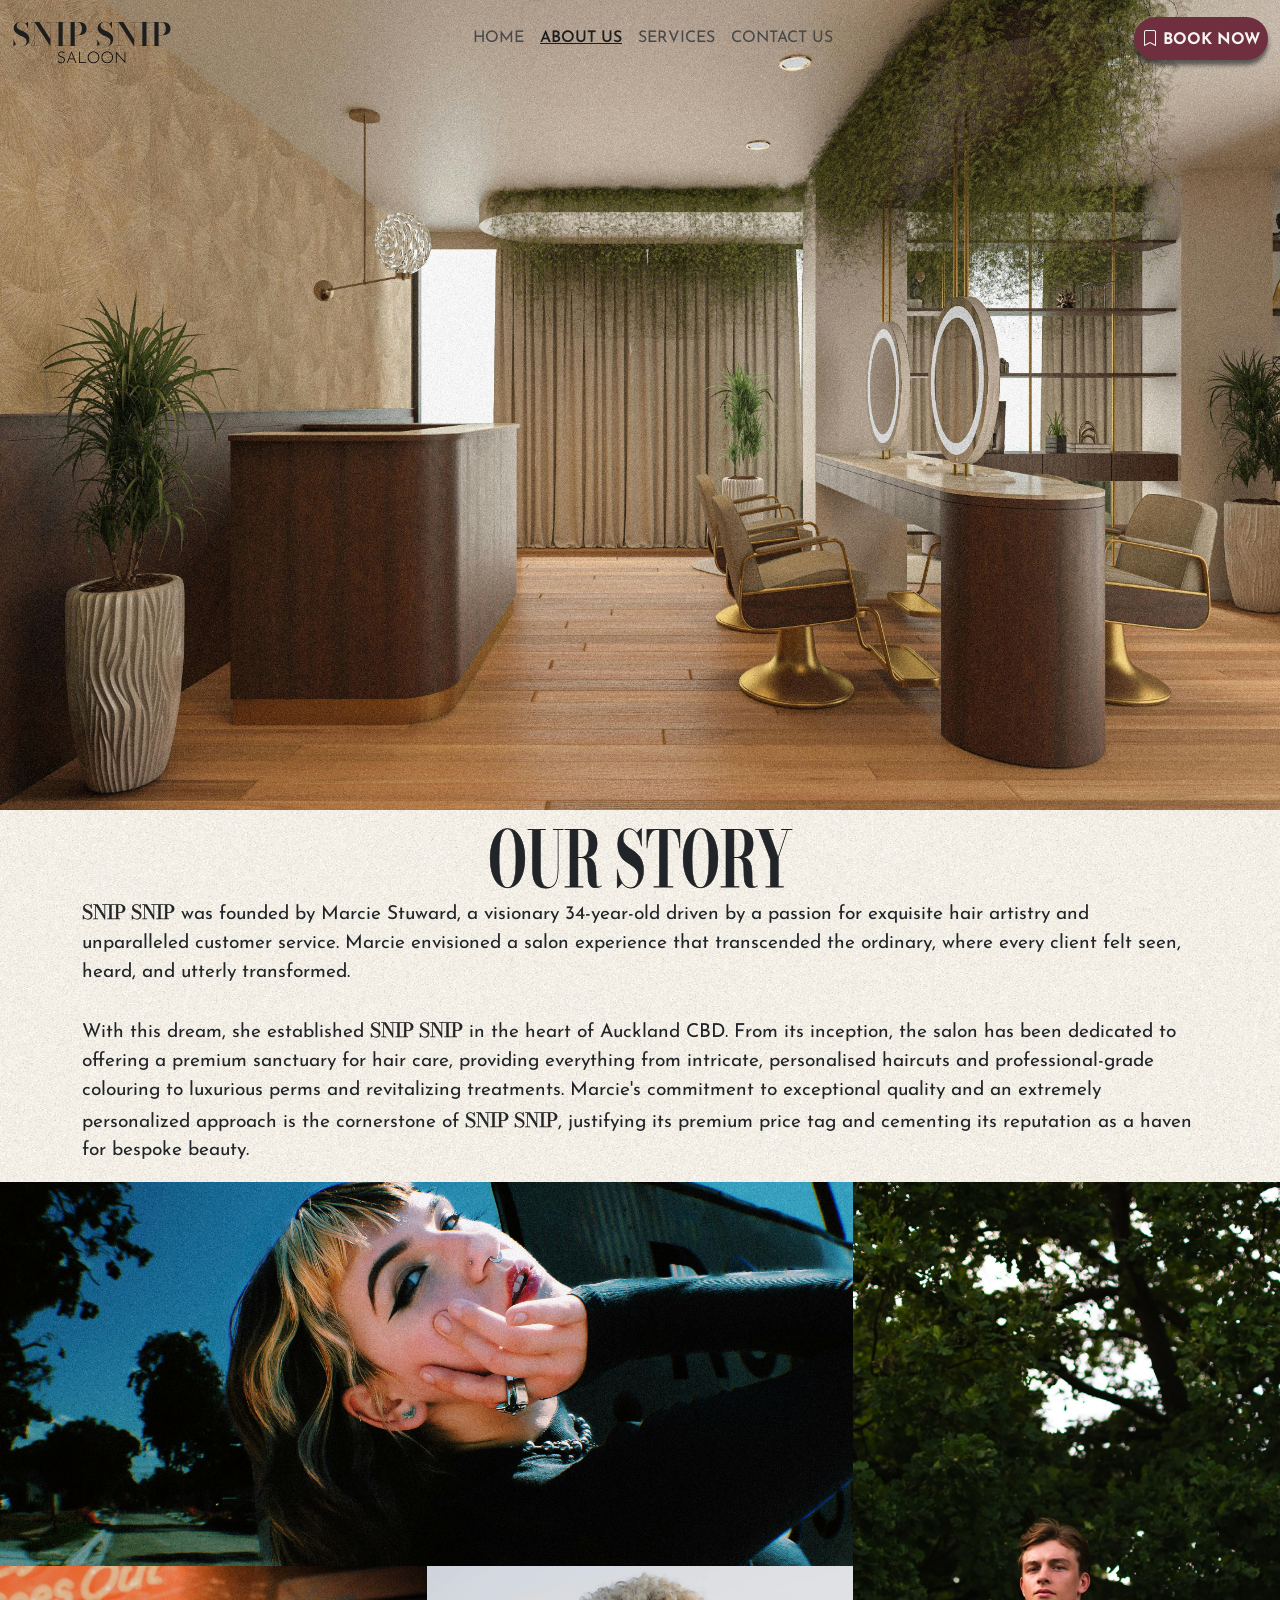
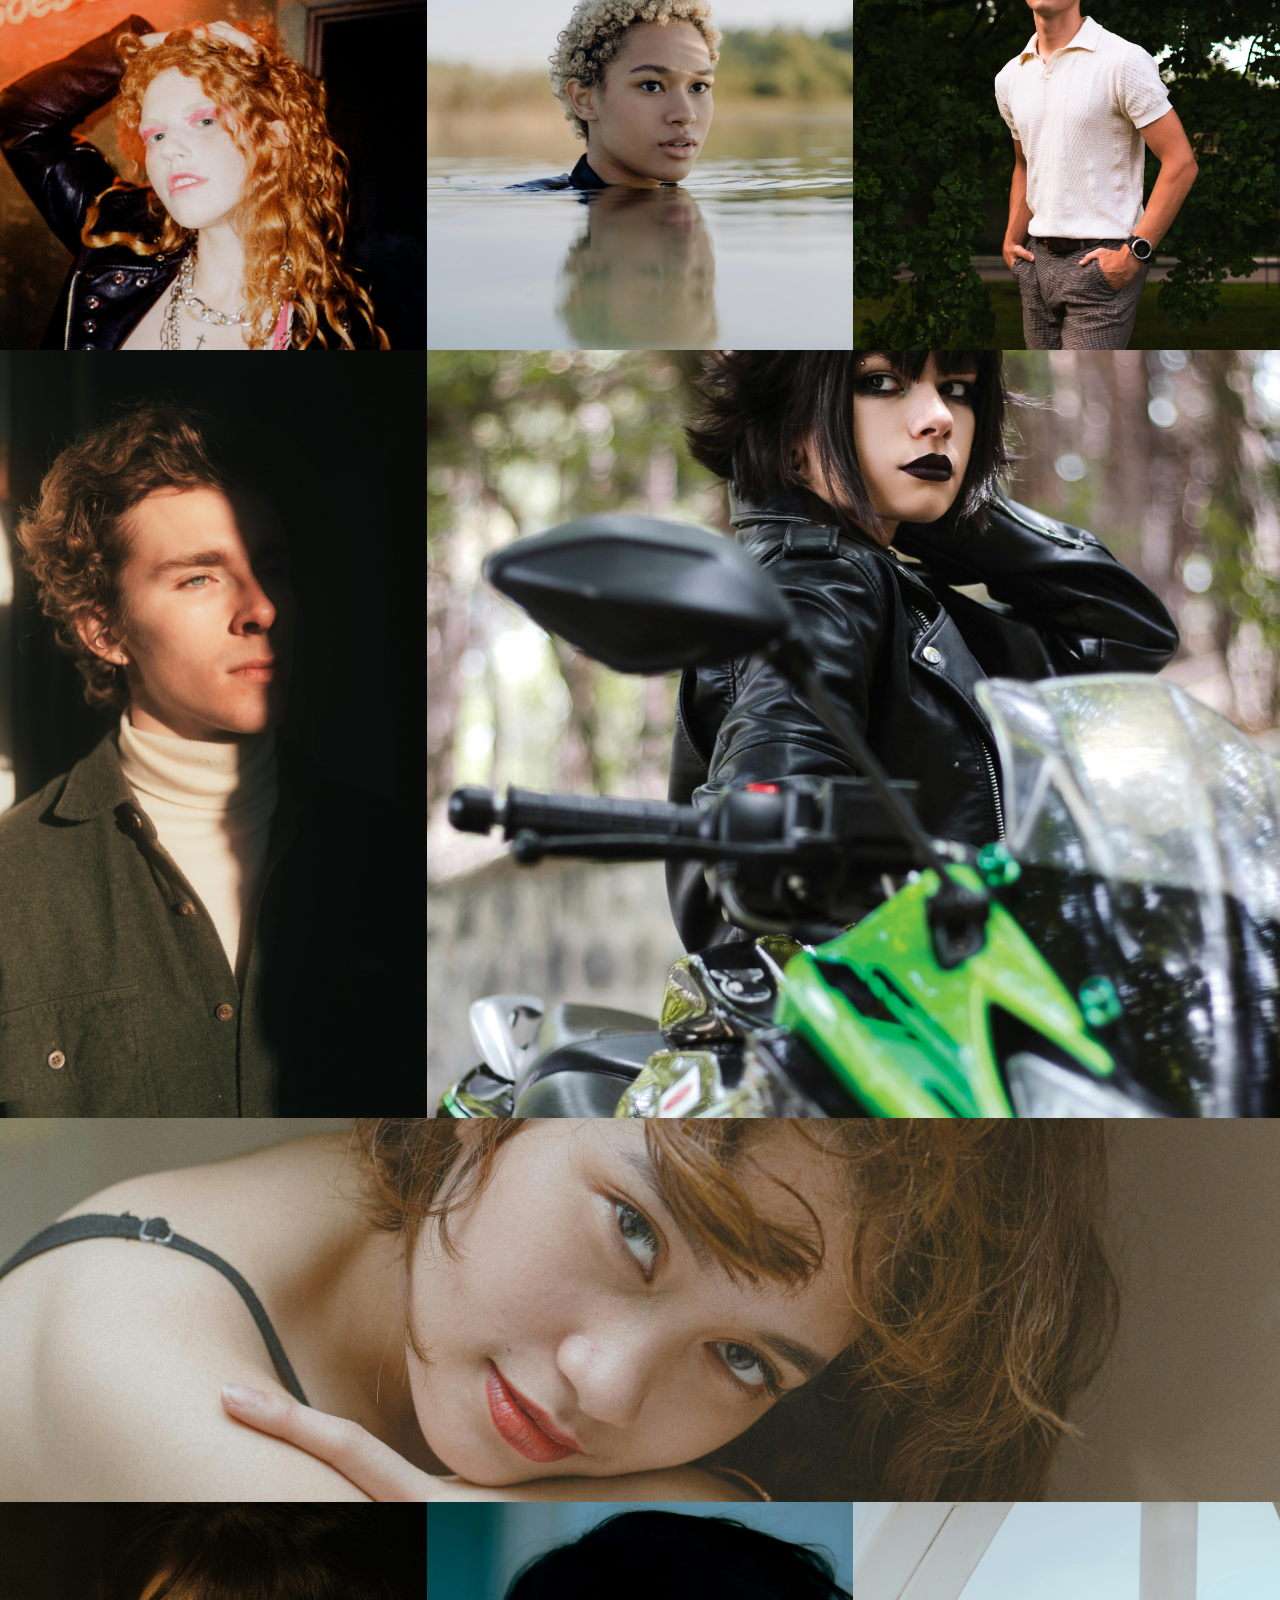
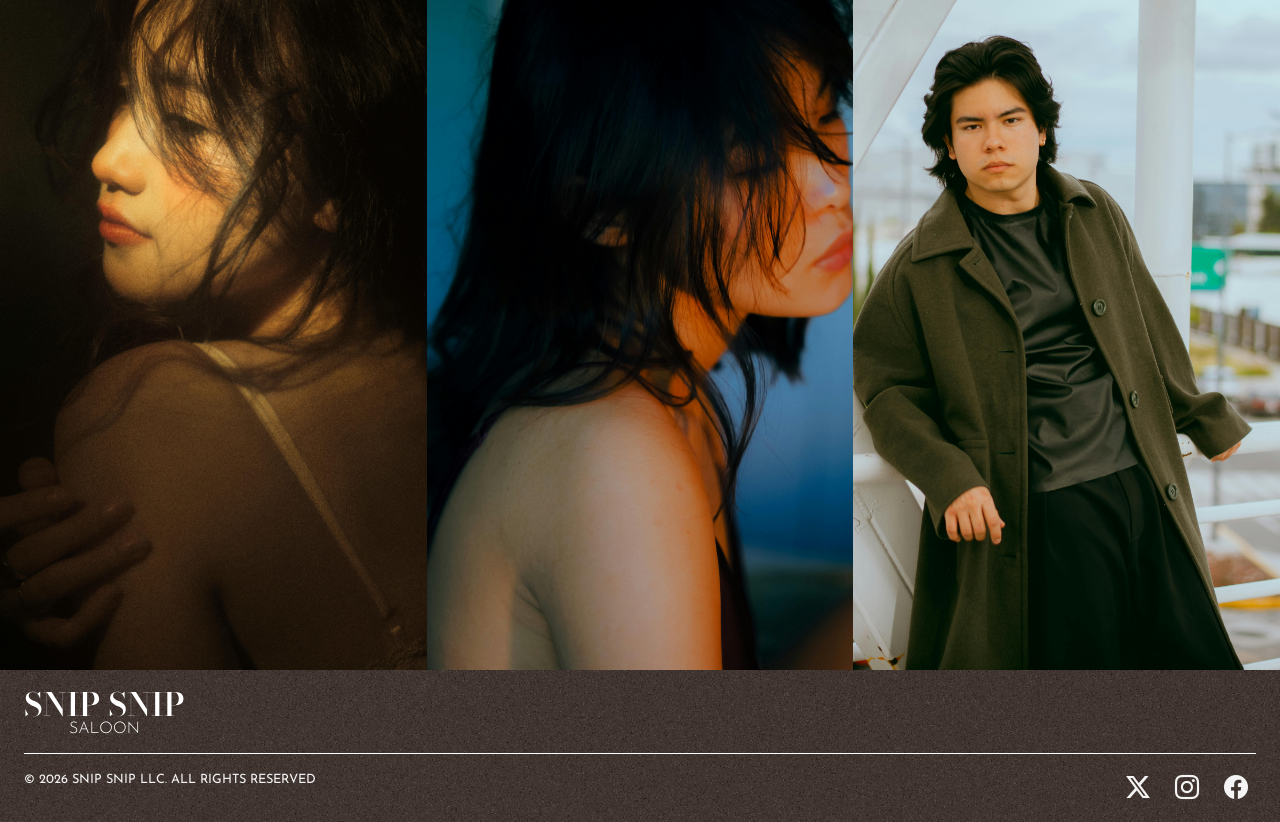
<file: aboutUs.html>
<!-- Justin D. Grumal 240005134 -->
<!DOCTYPE html>
<html lang="en">
<head>
    <meta charset="UTF-8">
    <meta name="viewport" content="width=device-width, initial-scale=1.0">
    <title>Snip Snip - About Us</title>
    <link rel="icon" type="FavIcon" href="./CSS/Images/FavIcon.svg">
    <!-- Bootstrap  CDN -->
    <link href="https://cdn.jsdelivr.net/npm/bootstrap@5.3.8/dist/css/bootstrap.min.css" rel="stylesheet" integrity="sha384-sRIl4kxILFvY47J16cr9ZwB07vP4J8+LH7qKQnuqkuIAvNWLzeN8tE5YBujZqJLB" crossorigin="anonymous">
    <script src="https://cdn.jsdelivr.net/npm/bootstrap@5.3.8/dist/js/bootstrap.bundle.min.js" integrity="sha384-FKyoEForCGlyvwx9Hj09JcYn3nv7wiPVlz7YYwJrWVcXK/BmnVDxM+D2scQbITxI" crossorigin="anonymous"></script>
    <link rel="stylesheet" href="https://cdn.jsdelivr.net/npm/bootstrap-icons@1.13.1/font/bootstrap-icons.min.css">
    <!-- JQuery CDN -->
    <script src="https://ajax.googleapis.com/ajax/libs/jquery/3.7.1/jquery.min.js"></script>
    <!-- Google Font -->
    <link rel="stylesheet" href='https://fonts.googleapis.com/css?family=Josefin Sans'>
    <link href="https://fonts.googleapis.com/css2?family=Bodoni+Moda:ital,opsz,wght@0,6..96,400..900;1,6..96,400..900&family=Libre+Barcode+128&family=Mozilla+Headline:wght@200..700&display=swap" rel="stylesheet">
    <!-- Stylesheet -->
    <link rel="stylesheet" href="./CSS/universalStylesheet.css">
    <link rel="stylesheet" href="./CSS/aboutUsStylesheet.css">
    <!-- JavaScript -->
    <script src="./JavaScript/setNav.js"></script>
    <script src="./JavaScript/hideNav.js"></script>
</head>
<body>
    <!-- Navbar -->
    <nav class="navbar navbar-expand-lg sticky-top autohide" id="navigationBar"></nav>
    <!-- Content -->
    <div class="container-fluid">
        <!-- Banner -->
        <div class="row" id="banner">
            <div class="col-12 center">
            </div>
        </div>
        <br>
        <!-- Our Story -->
        <div class="container">
            <div class="row" id="storyContainer">
                <div class="col-md-12 centerCol">
                    <h2 class="text-uppercase thicker stretch">Our Story</h2>
                    <p><span class="text-uppercase thicker" style="font-family: var(--fontFmHeading);">Snip Snip</span> was founded by Marcie Stuward, a visionary 34-year-old driven by a passion for exquisite hair artistry and unparalleled customer service. Marcie envisioned a salon experience that transcended the ordinary, where every client felt seen, heard, and utterly transformed.<br><br>With this dream, she established <span class="text-uppercase thicker" style="font-family: var(--fontFmHeading);">Snip Snip</span> in the heart of Auckland CBD. From its inception, the salon has been dedicated to offering a premium sanctuary for hair care, providing everything from intricate, personalised haircuts and professional-grade colouring to luxurious perms and revitalizing treatments. Marcie's commitment to exceptional quality and an extremely personalized approach is the cornerstone of <span class="text-uppercase thicker" style="font-family: var(--fontFmHeading);">Snip Snip</span>, justifying its premium price tag and cementing its reputation as a haven for bespoke beauty.</p>
                </div>
            </div> 
        </div> 
        <!-- Portfolio -->
        <div class="row">
            <div class="col-8">
                <div class="row">
                    <div class="p-0 col-md-12 animationFade">
                        <div class="portfolioContainer2">
                            <img src="./CSS/Images/pexels-the-earthy-jay-380084919-30727520.jpg" loading="eager">
                            <div class="dresserContainer">
                                <h3 class="text-uppercase thicker stretch">Hairdresser: Marcie Stuward</h3>
                            </div>
                        </div>
                    </div>
                </div>
                <div class="row">
                    <div class="p-0 col-6 animationFade">
                        <div class="portfolioContainer3">
                            <img src="./CSS/Images/pexels-cottonbro-10675701.jpg" loading="eager">
                            <div class="dresserContainer">
                                <h3 class="text-uppercase thicker stretch">Hairdresser: Amy Fu</h3>
                            </div>
                        </div>
                    </div>
                    <div class="p-0 col-6 animationFade">
                        <div class="portfolioContainer3">
                            <img src="./CSS/Images/pexels-cottonbro-10678506.jpg" loading="eager">
                            <div class="dresserContainer">
                                <h3 class="text-uppercase thicker stretch">Hairdresser: Sadie Nguyen</h3>
                            </div>
                        </div>
                    </div>
                </div>
            </div>
            <div class="p-0 col-4 animationFade">
                <div class="portfolioContainer">
                    <img src="./CSS/Images/pexels-casnafu-31203738.jpg" loading="lazy">
                    <div class="dresserContainer">
                        <h3 class="text-uppercase thicker stretch">Hairdresser: Chris Andrew</h3>
                    </div>
                </div>
            </div>
        </div>
        <div class="row">
            <div class="p-0 col-4 animationFade">
                <div class="portfolioContainer">
                    <img src="./CSS/Images/pexels-aman-malik-295717703-15669898.jpg" loading="lazy">
                    <div class="dresserContainer">
                        <h3 class="text-uppercase thicker stretch">Hairdresser: Amy Fu</h3>
                    </div>
                </div>
            </div>
            <div class="p-0 col-8 animationFade">
                <div class="portfolioContainer">
                    <img src="./CSS/Images/pexels-najowee-17753918.jpg" loading="lazy">
                    <div class="dresserContainer">
                        <h3 class="text-uppercase thicker stretch">Hairdresser: Marcie Stuward</h3>
                    </div>
                </div>
            </div>
        </div>
        <div class="row">
            <div class="col-12 p-0 animationFade">
                <div class="portfolioContainer2">
                    <img src="./CSS/Images/pexels-jay-r-alvarez-2501979-4284529.jpg" loading="lazy">
                    <div class="dresserContainer">
                        <h3 class="text-uppercase thicker stretch">Hairdresser: Chris Andrew</h3>
                    </div>
                </div>
            </div>
        </div>
        <div class="row">
            <div class="col-4 p-0">
                <div class="portfolioContainer animationFade">
                    <img src="./CSS/Images/pexels-hoang-b-u-2062876836-30253431.jpg" loading="lazy">
                    <div class="dresserContainer">
                        <h3 class="text-uppercase thicker stretch">Hairdresser: Sadie Nguyen</h3>
                    </div>
                </div>
            </div>
            <div class="col-4 p-0">
                <div class="portfolioContainer animationFade">
                    <img src="./CSS/Images/pexels-ruby-ruby-20919055-12378080.jpg" loading="lazy">
                    <div class="dresserContainer">
                        <h3 class="text-uppercase thicker stretch">Hairdresser: Sadie Nguyen</h3>
                    </div>
                </div>
            </div>
            <div class="col-4 p-0">
                <div class="portfolioContainer animationFade">
                    <img src="./CSS/Images/pexels-cesar-o-neill-26650613-34082630.jpg" loading="lazy">
                    <div class="dresserContainer">
                        <h3 class="text-uppercase thicker stretch">Hairdresser: Marcie Stuward</h3>
                    </div>
                </div>
            </div>
        </div>
        <!-- Footer -->
        <div class="row">
            <footer id="footer"></footer>
        </div>
    </div>
</body>
</html>
</file>
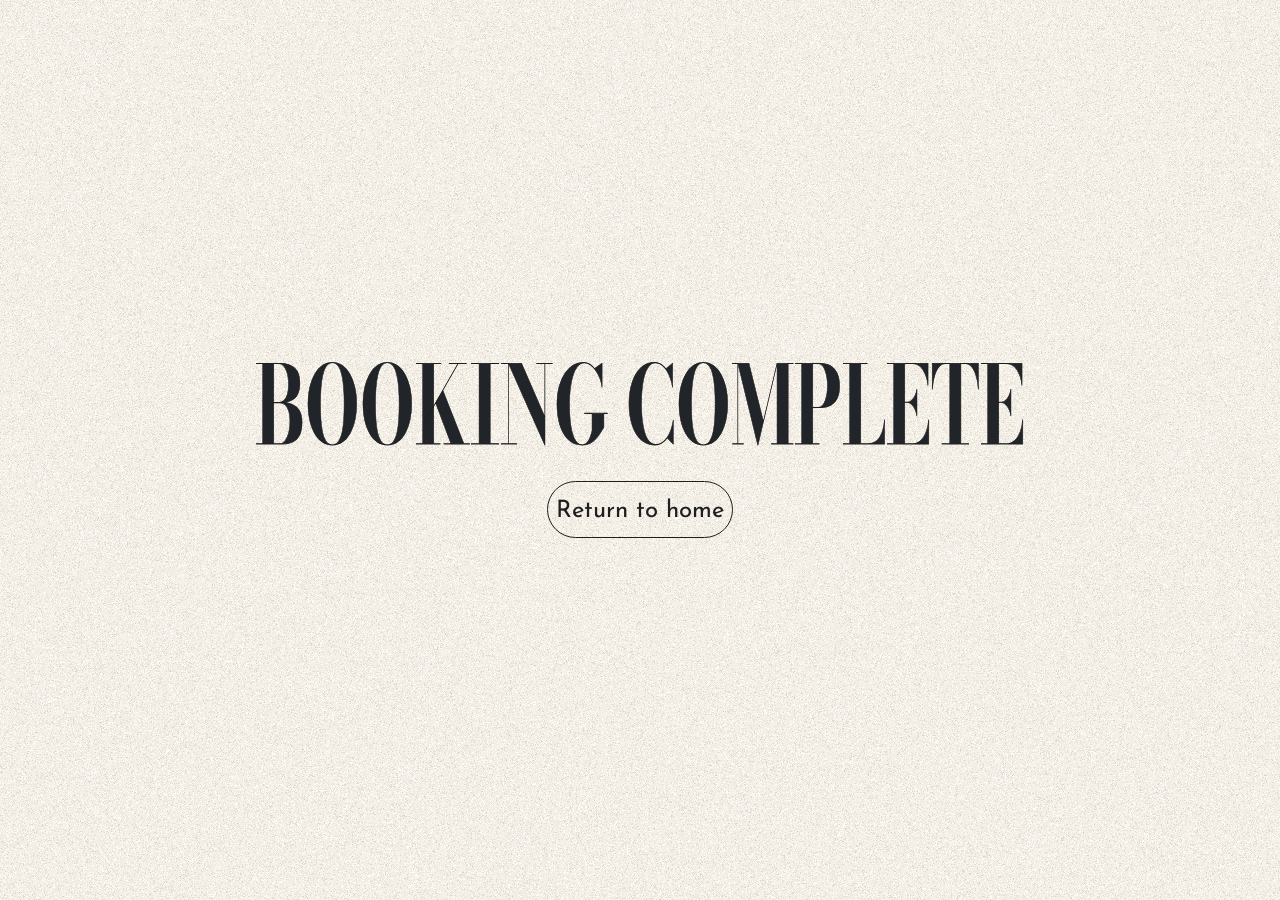
<file: bookingComplete.html>
<!-- Justin D. Grumal 240005134 -->
<!DOCTYPE html>
<html lang="en">
<head>
    <meta charset="UTF-8">
    <meta name="viewport" content="width=device-width, initial-scale=1.0">
    <title>Snip Snip - Booking Complete</title>
    <link rel="icon" type="FavIcon" href="./CSS/Images/FavIcon.svg">
    <!-- Bootstrap  CDN -->
    <link rel="stylesheet" href="https://cdn.jsdelivr.net/npm/bootstrap@5.3.8/dist/css/bootstrap.min.css" integrity="sha384-sRIl4kxILFvY47J16cr9ZwB07vP4J8+LH7qKQnuqkuIAvNWLzeN8tE5YBujZqJLB" crossorigin="anonymous">
    <script src="https://cdn.jsdelivr.net/npm/bootstrap@5.3.8/dist/js/bootstrap.bundle.min.js" integrity="sha384-FKyoEForCGlyvwx9Hj09JcYn3nv7wiPVlz7YYwJrWVcXK/BmnVDxM+D2scQbITxI" crossorigin="anonymous"></script>
    <link rel="stylesheet" href="https://cdn.jsdelivr.net/npm/bootstrap-icons@1.13.1/font/bootstrap-icons.min.css">
    <!-- JQuery CDN -->
    <script src="https://ajax.googleapis.com/ajax/libs/jquery/3.7.1/jquery.min.js"></script>
    <!-- Google Font -->
    <link rel="stylesheet" href='https://fonts.googleapis.com/css?family=Josefin Sans'>
    <link href="https://fonts.googleapis.com/css2?family=Bodoni+Moda:ital,opsz,wght@0,6..96,400..900;1,6..96,400..900&family=Libre+Barcode+128&family=Mozilla+Headline:wght@200..700&display=swap" rel="stylesheet">
    <!-- Stylesheets -->
    <link rel="stylesheet" href="./CSS/universalStylesheet.css">
    <link rel="stylesheet" href="./CSS/bookingCompleteStylesheet.css">
    <!-- JavaScript -->
    <script src="./JavaScript/booking.js"></script>
    <script src="./JavaScript/formValidation.js"></script>
</head>
<body>
    <div class="container-fluid">
        <div class="row animationZoom">
            <div class="col-12 vh-100 centerCol">
                <h1 class="text-uppercase thicker stretch">Booking Complete</h1>
                <br>
                <a href="./index.html"><button class="buttonAlt">Return to home</button></a>
            </div>
        </div>
    </div>
</body>
</html>
</file>
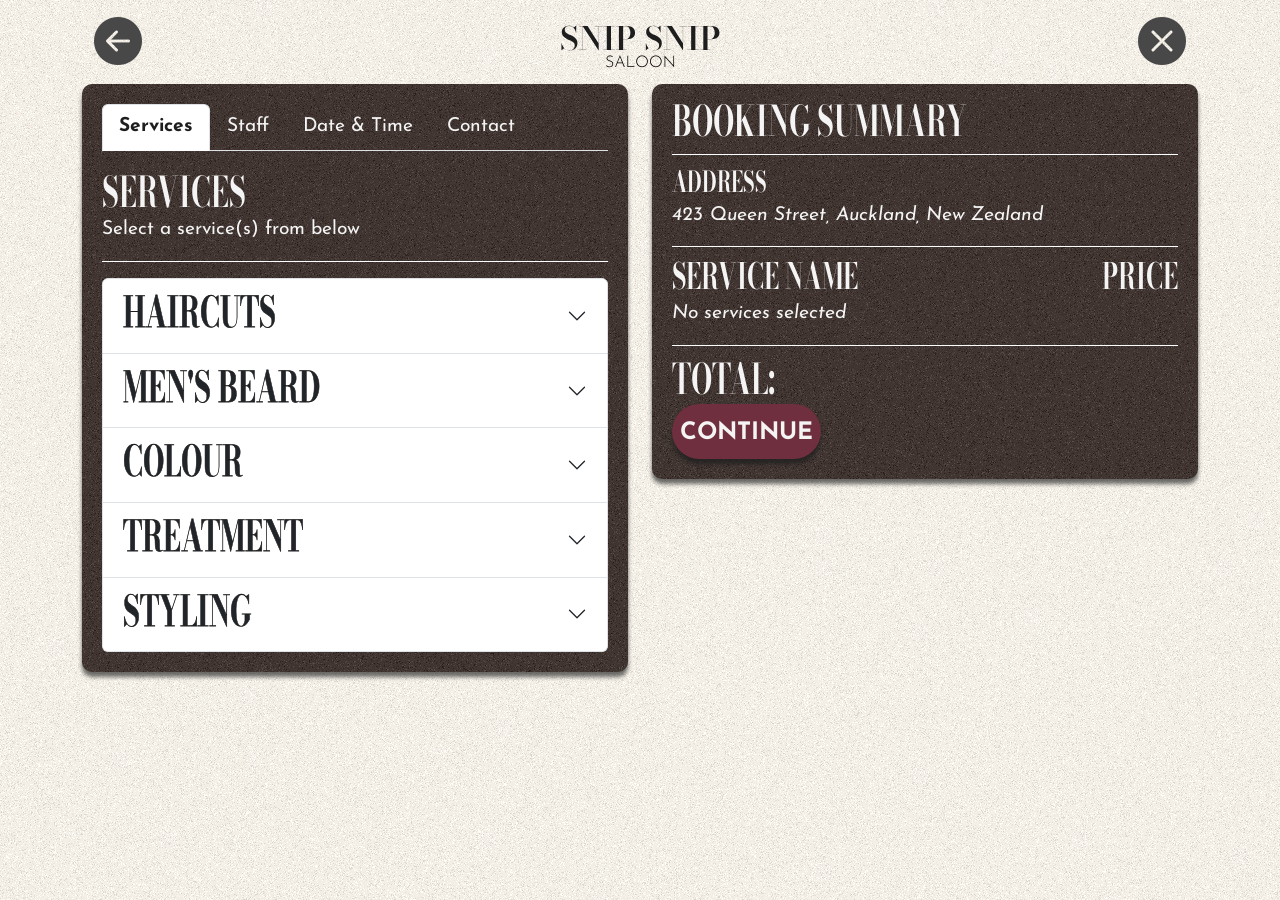
<file: bookNow.html>
<!-- Justin D. Grumal 240005134 -->
<!DOCTYPE html>
<html lang="en">
<head>
    <meta charset="UTF-8">
    <meta name="viewport" content="width=device-width, initial-scale=1.0">
    <title>Snip Snip - Booking</title>
    <link rel="icon" type="FavIcon" href="./CSS/Images/FavIcon.svg">
    <!-- Bootstrap  CDN -->
    <link rel="stylesheet" href="https://cdn.jsdelivr.net/npm/bootstrap@5.3.8/dist/css/bootstrap.min.css" integrity="sha384-sRIl4kxILFvY47J16cr9ZwB07vP4J8+LH7qKQnuqkuIAvNWLzeN8tE5YBujZqJLB" crossorigin="anonymous">
    <script src="https://cdn.jsdelivr.net/npm/bootstrap@5.3.8/dist/js/bootstrap.bundle.min.js" integrity="sha384-FKyoEForCGlyvwx9Hj09JcYn3nv7wiPVlz7YYwJrWVcXK/BmnVDxM+D2scQbITxI" crossorigin="anonymous"></script>
    <link rel="stylesheet" href="https://cdn.jsdelivr.net/npm/bootstrap-icons@1.13.1/font/bootstrap-icons.min.css">
    <!-- JQuery CDN -->
    <script src="https://ajax.googleapis.com/ajax/libs/jquery/3.7.1/jquery.min.js"></script>
    <!-- Google Font -->
    <link rel="stylesheet" href='https://fonts.googleapis.com/css?family=Josefin Sans'>
    <link href="https://fonts.googleapis.com/css2?family=Bodoni+Moda:ital,opsz,wght@0,6..96,400..900;1,6..96,400..900&family=Libre+Barcode+128&family=Mozilla+Headline:wght@200..700&display=swap" rel="stylesheet">
    <!-- Stylesheets -->
    <link rel="stylesheet" href="./CSS/universalStylesheet.css">
    <link rel="stylesheet" href="./CSS/bookingStylesheet.css">
    <!-- JavaScript -->
    <script src="./JavaScript/booking.js"></script>
    <script src="./JavaScript/formValidation.js"></script>
</head>
<body>
    <div class="container">
        <form class="needs-validation" novalidate action="./bookingComplete.html">
            <!-- Navigation Buttons -->
            <div class="row">
                <div class="col-12 d-flex justify-content-between">
                    <button class="btn" id="backBtn"><i class="bi bi-arrow-left-circle-fill"></i></button>
                    <a href="./index.html" class="center"><img src="./CSS/Images/Logo.svg"></a>
                    <button class="btn" id="exitBtn"><i class="bi bi-x-circle-fill"></i></button>
               </div>
            </div>
            <div class="row gy-3">
                <div class="col-lg-6">
                    <div class="formContainer">
                        <!-- Tabs -->
                        <nav>   
                            <div class="nav nav-tabs" id="navTabs">
                                <button class="nav-link active" id="navTabServices" data-bs-toggle="tab" data-bs-target="#navServices">Services</button>
                                <button class="nav-link disabled" id="navTabStaff" data-bs-toggle="tab" data-bs-target="#navStaff">Staff</button>
                                <button class="nav-link disabled" id="navTabDateTime" data-bs-toggle="tab" data-bs-target="#navDateTime">Date & Time</button>
                                <button class="nav-link disabled" id="navTabContact"  data-bs-toggle="tab" data-bs-target="#navContact">Contact</button>
                            </div>
                        </nav>
                        <div class="tab-content">
                            <!-- Services -->
                            <div class="tab-pane active" id="navServices">
                                <div class="row">
                                    <div class="col-12">
                                        <br>
                                        <h3 class="text-uppercase thickerWhite stretch">Services</h3>
                                        <p>Select a service(s) from below</p>
                                        <hr>
                                        <div class="accordion" id="services">
                                            <!-- Haircuts -->
                                            <div class="accordion-item">
                                                <div class="accordion-header">
                                                    <button class="accordion-button collapsed" type="button" data-bs-toggle="collapse" data-bs-target="#haircutCollapse">
                                                        <h3 class="text-uppercase thicker stretch">Haircuts</h3>
                                                    </button>
                                                </div>
                                                <div id="haircutCollapse" class="accordion-collapse collapse" data-bs-parent="services">
                                                    <div class="accordion-body">
                                                        <div class="card">
                                                            <div class="card-body">
                                                                <h4 class="card-title text-uppercase thicker stretch">Fringe Trim</h4>
                                                                <p class="card-text priceText">NZD 30| 15 mins</p>
                                                                <input type="checkbox" class="btn-check haircut" id="fringeTrimBtn">
                                                                <div class="d-flex justify-content-end">
                                                                    <label class="btn cardBtn haircutBtn" for="fringeTrimBtn">+</label>
                                                                </div>
                                                            </div>
                                                        </div>
                                                        <div class="card">
                                                            <div class="card-body">
                                                                <h4 class="card-title text-uppercase thicker stretch">Buzz cut</h4>
                                                                <p class="card-text priceText">NZD 40 | 30 mins</p>
                                                                <input type="checkbox" class="btn-check haircut" id="buzzCutBtn">
                                                                <div class="d-flex justify-content-end">
                                                                    <label class="btn cardBtn haircutBtn" for="buzzCutBtn">+</label>
                                                                </div>
                                                            </div>
                                                        </div>
                                                        <div class="card">
                                                            <div class="card-body">
                                                                <h4 class="card-title text-uppercase thicker stretch">Standard Haircut</h4>
                                                                <p class="card-text priceText">NZD 50 | 30 mins</p>
                                                                <input type="checkbox" class="btn-check haircut" id="standardCutBtn">
                                                                <div class="d-flex justify-content-end">
                                                                    <label class="btn cardBtn haircutBtn" for="standardCutBtn">+</label>
                                                                </div>
                                                            </div>
                                                        </div>
                                                        <div class="card">
                                                            <div class="card-body">
                                                                <h4 class="card-title text-uppercase thicker stretch">Fade</h4>
                                                                <p class="card-text priceText">NZD 70 | 60 mins</p>
                                                                <input type="checkbox" class="btn-check haircut" id="fadeCutBtn">
                                                                <div class="d-flex justify-content-end">
                                                                    <label class="btn cardBtn haircutBtn" for="fadeCutBtn">+</label>
                                                                </div>
                                                            </div>
                                                        </div>
                                                        <div class="card">
                                                            <div class="card-body">
                                                                <h4 class="card-title text-uppercase thicker stretch">Scissor Cut</h4>
                                                                <p class="card-text priceText">NZD 80 | 60 mins</p>
                                                                <input type="checkbox" class="btn-check haircut" id="scissorCutBtn">
                                                                <div class="d-flex justify-content-end">
                                                                    <label class="btn cardBtn haircutBtn" for="scissorCutBtn">+</label>
                                                                </div>
                                                            </div>
                                                        </div>
                                                    </div>
                                                </div>
                                            </div>
                                            <!-- Men's Beard -->
                                            <div class="accordion-item">
                                                <div class="accordion-header">
                                                    <button class="accordion-button collapsed" type="button" data-bs-toggle="collapse" data-bs-target="#beardCollapse">
                                                        <h3 class="text-uppercase thicker stretch">Men's Beard</h3>
                                                    </button>
                                                </div>
                                                <div id="beardCollapse" class="accordion-collapse collapse" data-bs-parent="services">
                                                    <div class="accordion-body">
                                                        <div class="card">
                                                            <div class="card-body">
                                                                <h4 class="card-title text-uppercase thicker stretch">Beard Trim</h4>
                                                                <p class="card-text priceText">NZD 30 | 30 mins</p>
                                                                <input type="checkbox" class="btn-check" id="trimBeardBtn">
                                                                <div class="d-flex justify-content-end">
                                                                    <label class="btn cardBtn" for="trimBeardBtn">+</label>
                                                                </div>
                                                            </div>
                                                        </div>
                                                        <div class="card">
                                                            <div class="card-body">
                                                                <h4 class="card-title text-uppercase thicker stretch">Full Shave</h4>
                                                                <p class="card-text priceText">NZD 50 | 60 mins</p>
                                                                <input type="checkbox" class="btn-check" id="fullBeardBtn">
                                                                <div class="d-flex justify-content-end">
                                                                    <label class="btn cardBtn" for="fullBeardBtn">+</label>
                                                                </div>
                                                            </div>
                                                        </div>
                                                    </div>
                                                </div>
                                            </div>
                                            <!-- Colour -->
                                            <div class="accordion-item">
                                                <div class="accordion-header">
                                                    <button class="accordion-button collapsed" type="button" data-bs-toggle="collapse" data-bs-target="#colourCollapse">
                                                        <h3 class="text-uppercase thicker stretch">Colour</h3>
                                                    </button>
                                                </div>
                                                <div id="colourCollapse" class="accordion-collapse collapse" data-bs-parent="services">
                                                    <div class="accordion-body">
                                                        <div class="card">
                                                            <div class="card-body">
                                                                <h4 class="card-title text-uppercase thicker stretch">Toner</h4>
                                                                <p class="card-text priceText">NZD 100 | 30 mins</p>
                                                                <input type="checkbox" class="btn-check" id="tonerBtn">
                                                                <div class="d-flex justify-content-end">
                                                                    <label class="btn cardBtn colourBtn" for="tonerBtn">+</label>
                                                                </div>
                                                            </div>
                                                        </div>
                                                        <div class="card">
                                                            <div class="card-body">
                                                                <h4 class="card-title text-uppercase thicker stretch">Global</h4>
                                                                <p class="card-text priceText">NZD 200 | 60 mins</p>
                                                                <input type="checkbox" class="btn-check" id="globalBtn">
                                                                <div class="d-flex justify-content-end">
                                                                    <label class="btn cardBtn colourBtn" for="globalBtn">+</label>
                                                                </div>
                                                            </div>
                                                        </div>
                                                        <div class="card">
                                                            <div class="card-body">
                                                                <h4 class="card-title text-uppercase thicker stretch">Bleach</h4>
                                                                <p class="card-text priceText">NZD 250 | 120 mins</p>
                                                                <input type="checkbox" class="btn-check" id="bleachBtn">
                                                                <div class="d-flex justify-content-end">
                                                                    <label class="btn cardBtn colourBtn" for="bleachBtn">+</label>
                                                                </div>
                                                            </div>
                                                        </div>
                                                        <div class="card">
                                                            <div class="card-body">
                                                                <h4 class="card-title text-uppercase thicker stretch">Foils</h4>
                                                                <p class="card-text priceText">NZD 300 | 180 mins</p>
                                                                <input type="checkbox" class="btn-check" id="foilsBtn">
                                                                <div class="d-flex justify-content-end">
                                                                    <label class="btn cardBtn colourBtn" for="foilsBtn">+</label>
                                                                </div>
                                                            </div>
                                                        </div>
                                                        <div class="card">
                                                            <div class="card-body">
                                                                <h4 class="card-title text-uppercase thicker stretch">Balayage</h4>
                                                                <p class="card-text priceText">NZD 400 | 240 mins</p>
                                                                <input type="checkbox" class="btn-check" id="balayageBtn">
                                                                <div class="d-flex justify-content-end">
                                                                    <label class="btn cardBtn colourBtn" for="balayageBtn">+</label>
                                                                </div>
                                                            </div>
                                                        </div>
                                                    </div>
                                                </div>
                                            </div>
                                            <!-- Treatment -->
                                            <div class="accordion-item">
                                                <div class="accordion-header">
                                                    <button class="accordion-button collapsed" type="button" data-bs-toggle="collapse" data-bs-target="#treatmentCollapse">
                                                        <h3 class="text-uppercase thicker stretch">Treatment</h3>
                                                    </button>
                                                </div>
                                                <div id="treatmentCollapse" class="accordion-collapse collapse" data-bs-parent="services">
                                                    <div class="accordion-body">
                                                        <div class="card">
                                                            <div class="card-body">
                                                                <h4 class="card-title text-uppercase thicker stretch">Cold Perm</h4>
                                                                <p class="card-text priceText">NZD 250 | 180   mins</p>
                                                                <input type="checkbox" class="btn-check" id="coldPermBtn">
                                                                <div class="d-flex justify-content-end">
                                                                    <label class="btn cardBtn treatmentBtn" for="coldPermBtn">+</label>
                                                                </div>
                                                            </div>
                                                        </div>
                                                        <div class="card">
                                                            <div class="card-body">
                                                                <h4 class="card-title text-uppercase thicker stretch">Digital Perm</h4>
                                                                <p class="card-text priceText">NZD 300 | 240 mins</p>
                                                                <input type="checkbox" class="btn-check" id="digitalPermBtn">
                                                                <div class="d-flex justify-content-end">
                                                                    <label class="btn cardBtn treatmentBtn" for="digitalPermBtn">+</label>
                                                                </div>
                                                            </div>
                                                        </div>
                                                        <div class="card">
                                                            <div class="card-body">
                                                                <h4 class="card-title text-uppercase thicker stretch">Keratin Treatment</h4>
                                                                <p class="card-text priceText">NZD 500 | 240 mins</p>
                                                                <input type="checkbox" class="btn-check" id="keratinBtn">
                                                                <div class="d-flex justify-content-end">
                                                                    <label class="btn cardBtn treatmentBtn" for="keratinBtn">+</label>
                                                                </div>
                                                            </div>
                                                        </div>
                                                    </div>
                                                </div>
                                            </div>
                                            <!-- Styling -->
                                            <div class="accordion-item">
                                                <div class="accordion-header">
                                                    <button class="accordion-button collapsed" type="button" data-bs-toggle="collapse" data-bs-target="#stylingCollapse">
                                                        <h3 class="text-uppercase thicker stretch">Styling</h3>
                                                    </button>
                                                </div>
                                                <div id="stylingCollapse" class="accordion-collapse collapse" data-bs-parent="services">
                                                    <div class="accordion-body">
                                                        <div class="card">
                                                            <div class="card-body">
                                                                <h4 class="card-title text-uppercase thicker stretch">Blow Dry (Incl. Shampoo)</h4>
                                                                <p class="card-text priceText">NZD 50 | 20 mins</p>
                                                                <input type="checkbox" class="btn-check" id="blowDryBtn">
                                                                <div class="d-flex justify-content-end">
                                                                    <label class="btn cardBtn" for="blowDryBtn">+</label>
                                                                </div>
                                                            </div>
                                                        </div>
                                                    </div>
                                                </div>
                                            </div>
                                        </div>
                                    </div>
                                </div>
                            </div>
                            <!-- Staff -->
                            <div class="tab-pane" id="navStaff">
                                <div class="row">
                                    <div class="col-12">
                                        <br>
                                        <h3 class="text-uppercase stretch thickerWhite">Staff</h3>
                                        <p>Select your preferred staff from below</p>
                                        <hr>
                                        <!-- No Preference -->
                                        <div class="card">
                                            <div class="card-body">
                                                <div class="row">
                                                    <div class="col-8">
                                                        <h4 class="card-title text-uppercase thicker stretch">No Preference</h4>
                                                        <p class="card-text priceText">Maximum Availability</p>
                                                    </div>
                                                    <div class="col-4">
                                                        <input type="checkbox" value="None" class="btn-check staff" id="noStaffBtn">
                                                        <div class="d-flex justify-content-end h-100 align-items-center"> 
                                                            <label class="btn cardBtn staffBtn" for="noStaffBtn">+</label>
                                                        </div>
                                                    </div>
                                                </div>
                                            </div>
                                        </div>
                                        <!-- Marcie Stuward -->
                                        <div class="card">
                                            <div class="card-body">
                                                <div class="row">
                                                    <div class="col-3">
                                                        <img src="./CSS/Images/marcieHairdresser.png" class="img-fluid rounded-circle profileCard">
                                                    </div>
                                                    <div class="col-9">
                                                        <h5 class="card-title text-uppercase thicker stretch">Marcie Stuward</h5>
                                                        <p class="card-text priceText m-0">Senior hairdresser</p>
                                                        <p class="card-text priceText m-0 text-decoration-underline"><a role="button" data-bs-toggle="modal" data-bs-target="#marcie">Info</a></p>
                                                        <input type="checkbox" value="Marcie Stuward" class="btn-check staff" id="marcieStaffBtn">
                                                        <div class="d-flex justify-content-end">
                                                            <label class="btn cardBtn staffBtn" for="marcieStaffBtn">+</label>
                                                        </div>
                                                    </div>
                                                </div>
                                            </div>
                                        </div>
                                        <!-- Sadie Nguyen-->
                                        <div class="card">
                                            <div class="card-body">
                                                <div class="row">
                                                    <div class="col-3">
                                                        <img src="./CSS/Images/sadieHairdresser.png" class="img-fluid rounded-circle profileCard">
                                                    </div>
                                                    <div class="col-9">
                                                        <h5 class="card-title text-uppercase thicker stretch">Sadie Nguyen</h5>
                                                        <p class="card-text priceText m-0">Junior hairdresser</p>
                                                        <p class="card-text priceText m-0 text-decoration-underline"><a role="button" data-bs-toggle="modal" data-bs-target="#sadie">Info</a></p>
                                                        <input type="checkbox" value="Sadie Nguyen" class="btn-check staff" id="sadieStaffBtn">
                                                        <div class="d-flex justify-content-end">
                                                            <label class="btn cardBtn staffBtn" for="sadieStaffBtn">+</label>
                                                        </div>
                                                    </div>
                                                </div>
                                            </div>
                                        </div>
                                    </div>
                                </div>
                            </div>
                            <!-- Date & Time -->
                            <div class="tab-pane" id="navDateTime">
                                <div class="row">
                                    <div class="col-12">
                                        <br>
                                        <h3 class="text-uppercase thickerWhite stretch">Date & Time</h3>
                                        <p>Select a date & time for your appointment</p>
                                        <hr>
                                        <!-- Date -->
                                        <label for="datePicker" class="form-label">Select a date</label>
                                        <input type="date" onkeydown="return false;" class="form-control" id="datePicker" required>
                                        <!-- Time -->
                                        <br>
                                        <p class="collapse" id="timePlaceHolder">Select a time</p>
                                        <input type="checkbox" value="9:00" class="btn-check time" id="nine">
                                        <label class="btn timeBtn collapse" for="nine">09:00</label>
                                        <br>
                                        <input type="checkbox" value="10:00" class="btn-check time" id="ten">
                                        <label class="btn timeBtn collapse" for="ten">10:00</label>
                                        <br>
                                        <input type="checkbox" value="11:00" class="btn-check time" id="eleven">
                                        <label class="btn timeBtn collapse" for="eleven">11:00</label>
                                        <br>
                                        <input type="checkbox" value="12:00" class="btn-check time" id="twelve">
                                        <label class="btn timeBtn collapse" for="twelve">12:00</label>
                                        <br>
                                        <input type="checkbox" value="13:00" class="btn-check time" id="thirteen">
                                        <label class="btn timeBtn collapse" for="thirteen">13:00</label>
                                    </div>
                                </div>
                            </div>
                            <!-- Contact -->
                            <div class="tab-pane" id="navContact">
                                <div class="row">
                                    <div class="col-12">
                                        <br>
                                        <h4 class="text-uppercase stretch thickerWhite">Contact details</h4>
                                        <p>Please fill up your contact details below</p>
                                        <hr>
                                    </div>
                                </div>
                                <!-- Name -->
                                <div class="row">
                                    <!-- First Name -->
                                    <div class="col-6">
                                        <label for="inputFirstName" class="form-label">First Name</label>
                                        <input type="text" class="form-control" id="inputFirstName" minlength="2" maxlength="30" pattern="[A-Za-z]*" required>
                                        <div class="invalid-feedback">Must be at least 2 characters long. Only letters allowed.</div>
                                    </div>
                                    <!-- Last Name -->
                                    <div class="col-6">
                                        <label for="inputLastName" class="form-label">Last Name</label>
                                        <input type="text" class="form-control" id="inputLastName" minlength="2" maxlength="30" pattern="[A-Za-z]*" required>
                                        <div class="invalid-feedback">Must be at least 2 characters long. Only letters allowed.</div>
                                    </div>
                                </div>
                                <!-- Email -->
                                <div class="row">
                                    <div class="col-12">
                                        <label for="inputEmail" class="form-label">Email</label>
                                        <input type="email" class="form-control" id="inputEmail" placeholder="Ex. example@email.com" required>
                                    </div>
                                </div>
                                <!-- Mobile Number -->
                                <div class="row">
                                    <div class="col-12">
                                        <label for="inputMobile" class="form-label">Mobile Number</label>
                                        <input type="tel" class="form-control" id="inputMobile" maxlength="9" pattern="[0-9]{2}[0-9]{3}[0-9]{4}" placeholder="Ex. 434239541" required>
                                    </div>
                                </div>
                                <!-- Comment -->
                                <div class="row">
                                    <div class="col-12">
                                        <label for="comment" class="form-label">Comment</label>
                                        <textarea class="form-control" id="comment" placeholder="Leave a comment here..."></textarea>
                                    </div>
                                </div>
                                <br>
                                <!-- Terms & Conditions -->
                                <div class="row">
                                    <div class="col-12">
                                        <input class="form-check-input" id="agreeTermsConditions" type="checkbox" value="agree" required>
                                        <label class="form-check-label" for="agreeTermsConditions">Agree to terms & conditions</label>
                                    </div>
                                </div>
                            </div>
                        </div>
                    </div>
                </div>
                <!-- Booking Summary -->
                <div class="col-lg-6">
                    <div class="summaryContainer sticky-top">
                        <div class="row">
                            <div class="col-12">
                                <h3 class="text-uppercase thickerWhite stretch">Booking Summary</h3>
                                <hr>
                                <h4 class="text-uppercase summaryHeading thickerWhite stretch">Address</h4>
                                <p class="fst-italic">423 Queen Street, Auckland, New Zealand</p>
                                <hr>
                                <div class="fst-italic" id="dateTimeContainer"></div>
                                <h4 class="d-flex justify-content-between text-uppercase thickerWhite stretch">Service Name<span>Price</span></h4>
                                <p class="fst-italic" id="bookingPlaceHolder">No services selected</p>
                                <ul id="bookingList"></ul>
                                <div class="fst-italic" id="staffContainer"></div>
                                <hr>
                                <h3 class="d-flex justify-content-between text-uppercase thickerWhite stretch">Total:<span id="totalPrice"></span></h3>
                                <button type="button" class="text-uppercase bookNowBtn" id="continueBtn">Continue</button>
                            </div>
                        </div>
                    </div>
                </div>
            </div>
        </form>
    </div>
    <!-- Modals -->
    <!-- Marcie Stuward -->
    <div class="modal fade" id="marcie" data-bs-backdrop="static" data-bs-keyboard="false" tabindex="-1" aria-labelledby="staticBackdropLabel" aria-hidden="true">
        <div class="modal-dialog">
            <div class="modal-content">
                <div class="modal-header">
                    <div class="row">
                        <div class="col-3 center">
                            <img src="./CSS/Images/marcieHairdresser.png" alt="Hairdresser Marcie Stuward" class="rounded-circle modalImage">
                        </div>
                        <div class="col-9 p-0">
                            <h3 class="modal-title text-uppercase thickerWhite stretch">Marcie Stuward</h3>
                            <a href="https://www.instagram.com" target="_blank"><p class="m-0 modalSubtitle">@MarcieStu</p></a>
                            <p class="m-0 modalSubtitle">Founder | Senior | 10+ Years</p>
                        </div>
                    </div>
                    <button type="button" class="btn-close d-flex align-self-start" data-bs-dismiss="modal" aria-label="Close"></button>
                </div>
                <div class="modal-body">
                    <p class="fw-bold m-0">Biography</p>
                    <p class="modalPara">Marcie Stuward is the visionary founder of <span class="text-uppercase miniLogo">Snip Snip</span>, specialising in exquisite hair artistry and unparalleled customer service. With a passion for personalised transformations, Marcie excels in intricate haircuts, professional colouring, luxurious perms, and revitalising hair treatments.</p>
                    <p class="fw-bold m-0">Specialisation</p>
                    <ul class="modalText">
                        <li>Fringe Trim</li>
                        <li>Scissor Cut</li>
                        <li>Balayage</li>
                        <li>Digital Perm</li>
                        <li>Keratin treatment</li>
                    </ul>
                </div>
                <div class="modal-footer">
                    <button type="button" class="text-uppercase buttonAlt" data-bs-dismiss="modal">Close</button>
                </div>
            </div>
        </div>
    </div>
    <!-- Sadie Nguyen -->
    <div class="modal fade" id="sadie" data-bs-backdrop="static" data-bs-keyboard="false" tabindex="-1" aria-labelledby="staticBackdropLabel" aria-hidden="true">
        <div class="modal-dialog">
            <div class="modal-content">
                <div class="modal-header">
                    <div class="row">
                        <div class="col-3 center">
                            <img src="./CSS/Images/sadieHairdresser.png" alt="Hairdresser Sadie Nguyen" class="rounded-circle modalImage">
                        </div>
                        <div class="col-9 p-0">
                            <h3 class="modal-title text-uppercase thickerWhite stretch">Sadie Nguyen</h3>
                            <a href="https://www.instagram.com" target="_blank"><p class="m-0 modalSubtitle">@Yenie</p></a>
                            <p class="m-0 modalSubtitle">Junior | 3+ Years</p>
                        </div>
                    </div>
                    <button type="button" class="btn-close d-flex align-self-start" data-bs-dismiss="modal" aria-label="Close"></button>
                </div>
                <div class="modal-body">
                    <p class="fw-bold">Biography</p>
                    <p class="modalPara">Sadie Nguyen is a versatile junior hairdresser at <span class="text-uppercase miniLogo">Snip Snip</span>, known for her all-round capabilities in both cutting and colouring. With a keen eye for detail and a passion for modern styles, Sadie effortlessly creates fresh looks tailored to each client. Her dedication to mastering a wide range of techniques makes her a valuable and dynamic member of the <span class="text-uppercase miniLogo">Snip Snip</span> team.</p>
                    <p class="fw-bold">Specialisation</p>
                    <ul class="modalText">
                        <li>Standard Haircut</li>
                        <li>Scissor Cut</li>
                        <li>Foils</li>
                        <li>Cold Perm</li>
                        <li>Blow Dry (Inc. Shampoo)</li>
                    </ul>
                </div>
                <div class="modal-footer">
                    <button type="button" class="text-uppercase buttonAlt" data-bs-dismiss="modal">Close</button>
                </div>
            </div>
        </div>
    </div>
</body>
</html>
</file>
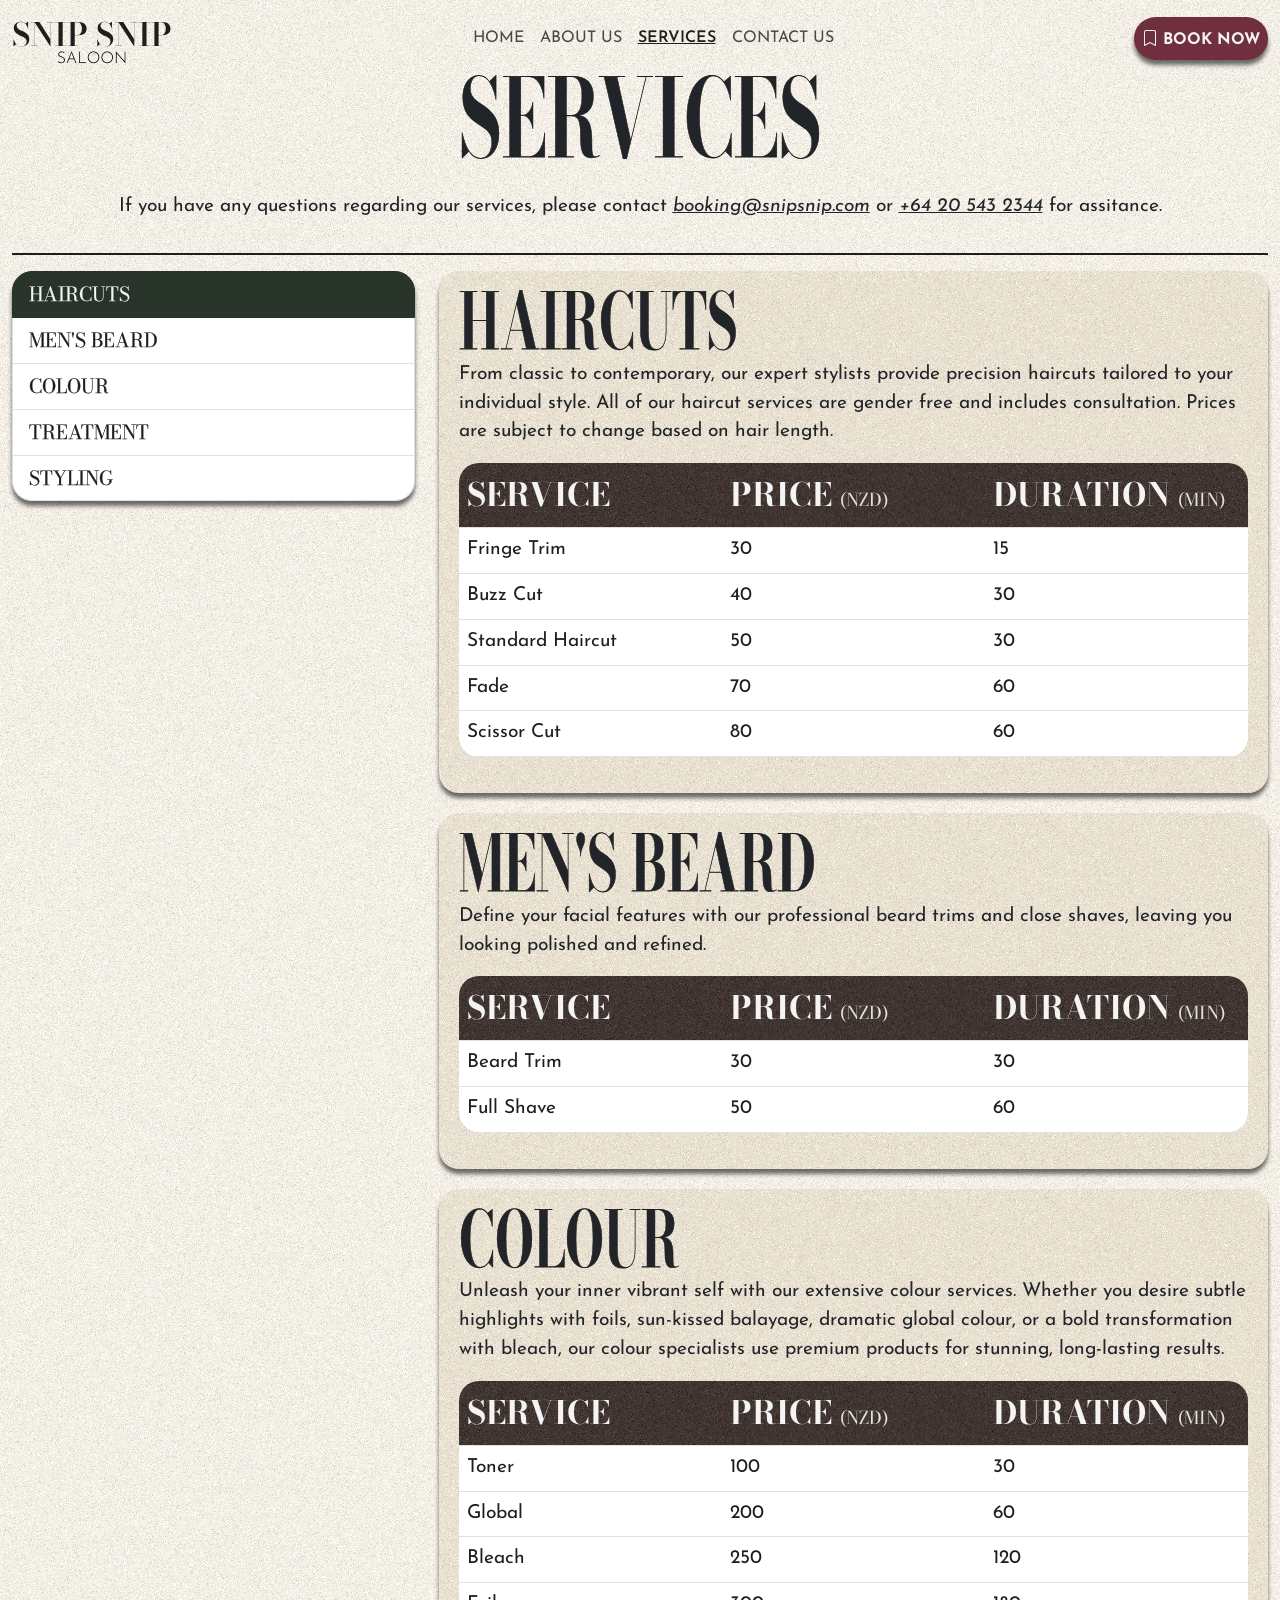
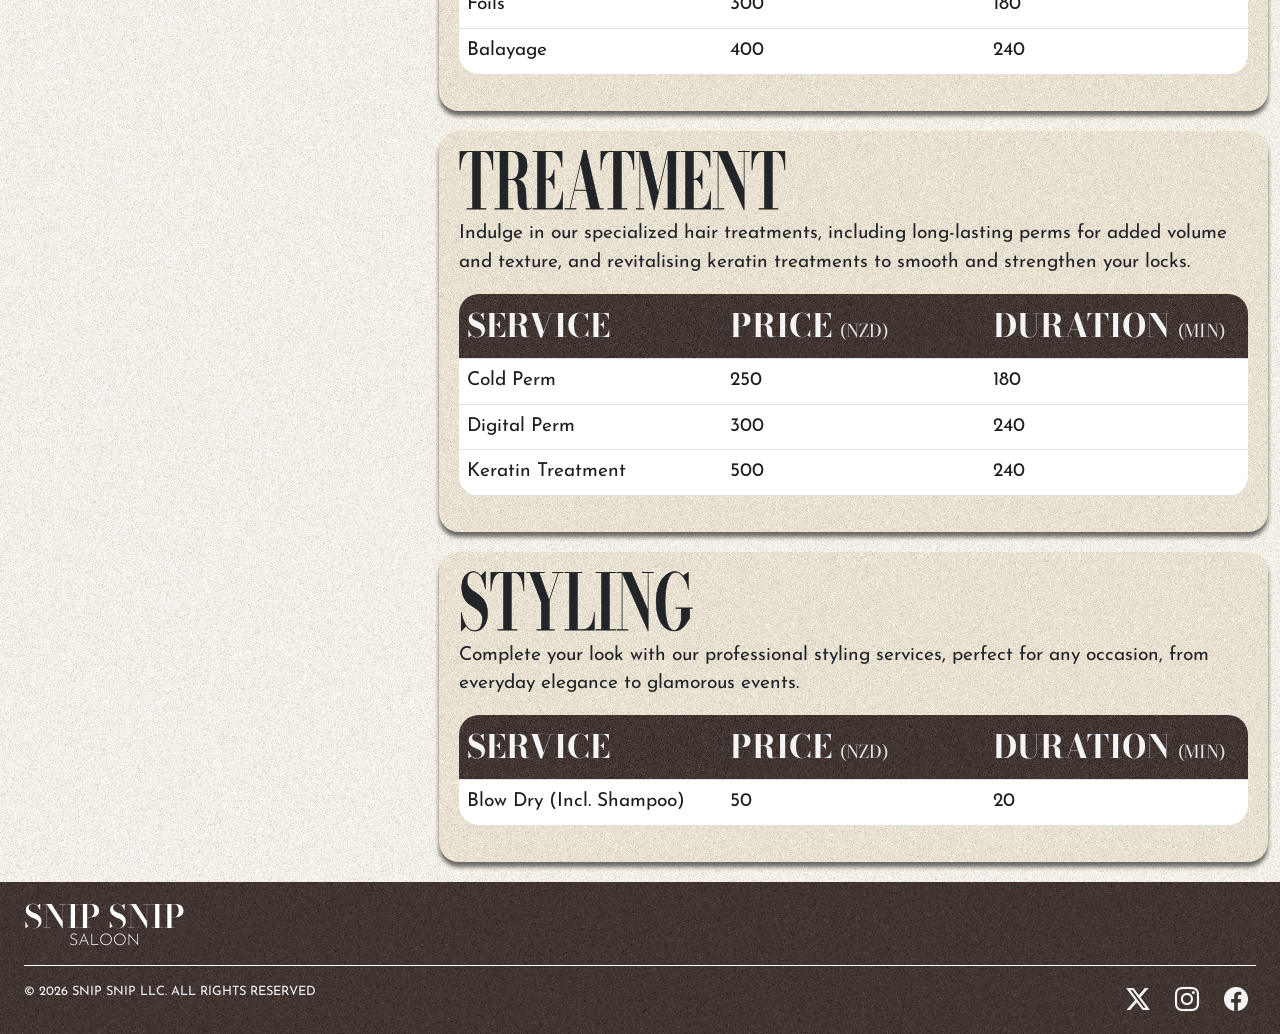
<file: services.html>
<!-- Justin D. Grumal 240005134 -->
<!DOCTYPE html>
<html lang="en">
<head>
    <meta charset="UTF-8">
    <meta name="viewport" content="width=device-width, initial-scale=1.0">
    <title>Snip Snip - Services</title>
    <link rel="icon" type="FavIcon" href="./CSS/Images/FavIcon.svg">
    <!-- Bootstrap  CDN -->
    <link rel="stylesheet" href="https://cdn.jsdelivr.net/npm/bootstrap@5.3.8/dist/css/bootstrap.min.css" integrity="sha384-sRIl4kxILFvY47J16cr9ZwB07vP4J8+LH7qKQnuqkuIAvNWLzeN8tE5YBujZqJLB" crossorigin="anonymous">
    <script src="https://cdn.jsdelivr.net/npm/bootstrap@5.3.8/dist/js/bootstrap.bundle.min.js" integrity="sha384-FKyoEForCGlyvwx9Hj09JcYn3nv7wiPVlz7YYwJrWVcXK/BmnVDxM+D2scQbITxI" crossorigin="anonymous"></script>
    <link rel="stylesheet" href="https://cdn.jsdelivr.net/npm/bootstrap-icons@1.13.1/font/bootstrap-icons.min.css">
    <!-- JQuery CDN -->
    <script src="https://ajax.googleapis.com/ajax/libs/jquery/3.7.1/jquery.min.js"></script>
    <!-- Google Font -->
    <link rel="stylesheet" href='https://fonts.googleapis.com/css?family=Josefin Sans'>
    <link href="https://fonts.googleapis.com/css2?family=Bodoni+Moda:ital,opsz,wght@0,6..96,400..900;1,6..96,400..900&family=Libre+Barcode+128&family=Mozilla+Headline:wght@200..700&display=swap" rel="stylesheet">
    <!-- Stylesheets -->
    <link rel="stylesheet" href="./CSS/universalStylesheet.css">
    <link rel="stylesheet" href="./CSS/services.css">
    <!-- JavaScript -->
    <script src="./JavaScript/setNav.js"></script>
    <script src="./JavaScript/hideNav.js"></script>
</head>
<body>
    <!-- Navbar -->
    <nav class="navbar navbar-expand-lg sticky-top autohide" id="navigationBar"></nav>
    <!-- Content -->
    <div class="container-fluid">
        <!-- Banner -->
        <div class="row">
            <div class="col-12 center" id="banner">
                <h1 class="text-uppercase thicker stretch" id="bannerText">Services</h1>
            </div>
        </div>
        <br>
        <div class="row">
            <div class="col-12 center">
                <p class="text-center">If you have any questions regarding our services, please contact <span class="text-decoration-underline fst-italic"><a href="mailto:booking@snipsnip.com">booking@snipsnip.com</a></span> or  <span class="text-decoration-underline fst-italic">+64 20 543 2344</span> for assitance.</p>
            </div>
        </div>
        <hr class="hrBlack">
        <!-- Services -->
        <div class="row">
            <div class="col-md-4">
                <div id="list" class="list-group sticky-top" style="top: 2rem; z-index: -0;">
                    <a class="list-group-item list-group-item-action text-uppercase" href="#list-item-1">Haircuts</a>
                    <a class="list-group-item list-group-item-action text-uppercase" href="#list-item-2">Men's Beard</a>
                    <a class="list-group-item list-group-item-action text-uppercase" href="#list-item-3">Colour</a>
                    <a class="list-group-item list-group-item-action text-uppercase" href="#list-item-4">Treatment</a>
                    <a class="list-group-item list-group-item-action text-uppercase" href="#list-item-5">Styling</a>
                </div>
            </div>
            <br>
            <div class="col-md-8">
                <div data-bs-spy="scroll" data-bs-target="#list-example" data-bs-smooth-scroll="true" class="scrollspy-example" tabindex="0">
                    <!-- Haircut -->
                    <div class="row" id="list-item-1">
                        <div class="col-12">
                            <div class="serviceContainer">
                                <h2 class="text-uppercase thicker stretch">Haircuts</h2>
                                <p>From classic to contemporary, our expert stylists provide precision haircuts tailored to your individual style. All of our haircut services are gender free and includes consultation. Prices are subject to change based on hair length.</p>
                                <table class="table table-hover">
                                    <thead>
                                        <tr>
                                        <th scope="col" class="thLeft">Service</th>
                                        <th scope="col">Price <span class="extra">(NZD)</span></th>
                                        <th scope="col" class="thRight">Duration <span class="extra">(Min)</span></th>
                                        </tr>
                                    </thead>
                                    <tbody>
                                        <tr>
                                            <td scope="row">Fringe Trim</td>
                                            <td>30</td>
                                            <td>15</td>
                                        </tr>
                                        <tr>
                                            <td scope="row">Buzz Cut</td>
                                            <td>40</td>
                                            <td>30</td>
                                        </tr>
                                        <tr>
                                            <td scope="row">Standard Haircut</td>
                                            <td>50</td>
                                            <td>30</td>
                                        </tr>
                                        <tr>
                                            <td scope="row">Fade</td>
                                            <td>70</td>
                                            <td>60</td>
                                        </tr>
                                        <tr>
                                            <td scope="row" class="tdLeft">Scissor Cut</td>
                                            <td>80</td>
                                            <td class="tdRight">60</td>
                                        </tr>
                                    </tbody>
                                </table>
                            </div>
                        </div>         
                    </div>
                    <!-- Men's Beard -->
                    <div class="row" id="list-item-2">
                        <div class="col-12 animationFade">
                            <div class="serviceContainer">
                                <h2 class="text-uppercase thicker stretch">Men's Beard</h2>
                                <p>Define your facial features with our professional beard trims and close shaves, leaving you looking polished and refined.</p>
                                <table class="table table-hover">
                                    <thead>
                                        <tr>
                                            <th scope="col" class="thLeft">Service</th>
                                            <th scope="col">Price <span class="extra">(NZD)</span></th>
                                            <th scope="col" class="thRight">Duration <span class="extra">(Min)</span></th>
                                        </tr>
                                    </thead>
                                    <tbody>
                                        <tr>
                                            <td scope="row">Beard Trim</td>
                                            <td>30</td>
                                            <td>30</td>
                                        </tr>
                                        <tr>
                                            <td scope="row" class="tdLeft">Full Shave</td>
                                            <td>50</td>
                                            <td class="tdRight">60</td>
                                        </tr>
                                    </tbody>
                                </table>
                            </div>
                        </div>
                    </div>
                    <!-- Colour -->
                    <div class="row" id="list-item-3">
                        <div class="col-12 animationFade">
                            <div class="serviceContainer">
                                <h2 class="text-uppercase thicker stretch">Colour</h2>
                                <p>Unleash your inner vibrant self with our extensive colour services. Whether you desire subtle highlights with foils, sun-kissed balayage, dramatic global colour, or a bold transformation with bleach, our colour specialists use premium products for stunning, long-lasting results.</p>
                                <table class="table table-hover">
                                    <thead>
                                        <tr>
                                            <th scope="col" class="thLeft">Service</th>
                                            <th scope="col">Price <span class="extra">(NZD)</span></th>
                                            <th scope="col" class="thRight">Duration <span class="extra">(Min)</span></th>
                                        </tr>
                                    </thead>
                                    <tbody>
                                        <tr>
                                            <td scope="row">Toner</td>
                                            <td>100</td>
                                            <td>30</td>
                                        </tr>
                                        <tr>
                                            <td scope="row">Global</td>
                                            <td>200</td>
                                            <td>60</td>
                                        </tr>
                                        <tr>
                                            <td scope="row">Bleach</td>
                                            <td>250</td>
                                            <td>120</td>
                                        </tr>
                                        <tr>
                                            <td scope="row">Foils</td>
                                            <td>300</td>
                                            <td>180</td>
                                        </tr>
                                        <tr>
                                            <td scope="row" class="tdLeft">Balayage</td>
                                            <td>400</td>
                                            <td class="tdRight">240</td>
                                        </tr>
                                    </tbody>
                                </table>
                            </div>
                        </div>
                    </div>
                    <!-- Treatment -->
                    <div class="row" id="list-item-4">
                        <div class="col-12 animationFade">
                            <div class="serviceContainer">
                                <h2 class="text-uppercase thicker stretch">Treatment</h2>
                                <p>Indulge in our specialized hair treatments, including long-lasting perms for added volume and texture, and revitalising keratin treatments to smooth and strengthen your locks.</p>
                                <table class="table table-hover">
                                    <thead>
                                        <tr>
                                            <th scope="col" class="thLeft">Service</th>
                                            <th scope="col">Price <span class="extra">(NZD)</span></th>
                                            <th scope="col" class="thRight">Duration <span class="extra">(Min)</span></th>
                                        </tr>
                                    </thead>
                                    <tbody>
                                        <tr>
                                            <td scope="row">Cold Perm</td>
                                            <td>250</td>
                                            <td>180</td>
                                        </tr>
                                        <tr>
                                            <td scope="row">Digital Perm</td>
                                            <td>300</td>
                                            <td>240</td>
                                        </tr>
                                        <tr>
                                            <td scope="row" class="tdLeft">Keratin Treatment</td>
                                            <td>500</td>
                                            <td class="tdRight">240</td>
                                        </tr>
                                    </tbody>
                                </table>
                            </div>
                        </div>
                    </div>
                    <!-- Styling -->
                    <div class="row" id="list-item-5">
                        <div class="col-12 animationFade">
                            <div class="serviceContainer">
                                <h2 class="text-uppercase thicker stretch">Styling</h2>
                                <p>Complete your look with our professional styling services, perfect for any occasion, from everyday elegance to glamorous events.</p>
                                <table class="table table-hover">
                                    <thead>
                                        <tr>
                                            <th scope="col" class="thLeft">Service</th>
                                            <th scope="col">Price <span class="extra">(NZD)</span></th>
                                            <th scope="col" class="thRight">Duration <span class="extra">(Min)</span></th>
                                        </tr>
                                    </thead>
                                    <tbody>
                                        <tr>
                                            <td scope="row" class="tdLeft">Blow Dry (Incl. Shampoo)</td>
                                            <td>50</td>
                                            <td class="tdRight">20</td>
                                        </tr>
                                    </tbody>
                                </table>
                            </div>
                        </div>
                    </div>
                </div>
            </div>
        <!-- Footer -->
        <div class="row">
            <footer id="footer"></footer>
        </div>
    </div>
</body>
</html>
</file>
<file: CSS/universalStylesheet.css>
/* Justin D. Grumal 240005134 */
/* Custom Variables */  
:root{
    /* Colours */
    --textColour: #1e1e1e;
    --textColourInactive: #484848;
    --textColourWhite: #f4f4f4;
    --textColourWhiteVar2: #e4e4e4;
    --backgroundColour: #f3efe7;
    --backgroundVariant1Colour: #E8E0D1;
    --primaryColour: #702f3e;
    --secondaryColour: #403531;
    --accentColour: #28332a;
    --shadowColour: #323232b5;
    --shadowColourVar2: #212121d8;
    /* Font Size */
    --fontBase: clamp(1rem,1.5vw,1.5rem);
    --fontMd: clamp(30px, 4vw, 10rem);
    --fontLg: clamp(40px, 5.6vw, 10rem);
    --fontXlg: 3rem;
    /* Font Family */
    --fontFmHeading: "Bodoni Moda";
    --fontFmText: "Josefin Sans"
}
@media (prefers-reduced-motion: no-preference) {
    @view-transition{
    navigation: auto;
    }
    ::view-transition-group(root){
        animation-duration: 1s;
        animation-timing-function: ease;
    }
    ::view-transition-old(root){
        animation-name:fadeOut;
    }
    ::view-transition-new(root){
        animation-name:fadeIn;
    }
}

/* Disable Scrollbar */
::-webkit-scrollbar {
    display: none;
}

html, body{
    max-width: 100%;
}
@media (max-width: 600px) {
    body{
        padding: 0px;
    }
}
body{
    background-color: var(--backgroundColour);
    background-image: url(./Images/bg.jpg);
    background-repeat: repeat;
}
/* Center column */
.center{
    display: flex;
    justify-content: center; /* Horizontal centering */
    align-items: center;     /* Vertical centering */
}
.centerCol{
    display: flex;
    flex-direction: column;
    justify-content: center; /* Horizontal centering */
    align-items: center;     /* Vertical centering */
}
hr{
    border: none;
    border-top: 1px solid #fff;
    opacity: 1;
}
.hrBlack{
    border: none;
    border-top: 2px solid var(--textColour);
    opacity: 1;
}
/* Font */
p, .nav-link{
    font-family: var(--fontFmText);
}
h1, h2, h3, h4, h5, h6{
    font-family: var(--fontFmHeading);
    font-weight: bold;
}
h1{
    font-size: var(--fontLg);
}
h2{
    font-size: var(--fontMd);
}
p, .form-label{
    font-size: var(--fontBase);
}
a{
    color: inherit;
    text-decoration: inherit;
}
.whiteText{
    color: var(--textColourWhite);
}
.thicker{
    -webkit-text-stroke: .5px var(--textColour);
}
.whiteThicker{
    -webkit-text-stroke: 1px var(--textColourWhite);
}
.stretch{
    transform: scaleY(1.5);
}
.logo{
    font-size: clamp(20px,4vw,30px);
    padding: 0 20px 0 0 ;
}
.miniLogo{
    font-family: var(--fontFmHeading);
    -webkit-text-stroke: .5px var(--textColour);
    transform: scaleY(1.5);
}
/* Button */
.button, .buttonAlt, .bookNowBtn{
    font-family: var(--fontFmText);
    font-size: clamp(1rem,2vw,1.5rem);
    background-color: transparent;
    padding: 11px 8px 8px 8px;
    border-radius: 50px;
    transition: transform 0.3s ease-in-out, filter 0.3s ease-in-out;
}
.button{
    color: var(--textColourWhite);
    border: 1.5px solid var(--textColourWhite);
}
.buttonAlt{
    color: var(--textColour);
    border: 1.5px solid var(--textColour);
}
.bookNowBtn{
    color: var(--textColourWhite);
    font-weight: bold;
    background-color: var(--primaryColour);
    filter: drop-shadow(0px 5px 2px var(--shadowColourVar2));
    border: none;
}
.button:hover, .buttonAlt:hover, .bookNowBtn:hover{
    text-decoration: none;
    filter: drop-shadow(0px 10px 4px var(--shadowColourVar2));
    transform: scale(1.05);
}
.button:hover{
    color: var(--textColour);
    background-color: var(--textColourWhite);
}
.buttonAlt:hover{
    color: var(--textColourWhite);
    background-color: var(--textColour);
}
.btn {
    border: none !important;
    border-radius: 0.375rem;
    transition: transform 0.1s ease-out;
}
.btn:focus, .btn:active {
    outline: none !important;
    box-shadow: none !important;
}
.btn:hover{
    transform: scale(1.1);
    transition: transform 0.3s ease-in;
}   

/* Navigation bar */
/* Container */
.navbar{ 
    padding-top: 10px;
}
/* Logo Container */
.navbar-brand{
    margin: 0px;
    padding: 0px;
}
/* Logo */
#navbarLogo{
    width: clamp(111.63px,26vw,10rem);
    height: auto;
    min-width: 111.63px;
    min-height: 43px;
}
.nav-link{
    color: var(--textColourInactive);
    font-size: 1rem;
    text-align: center;
    display: inline-block;
}
.nav-link:hover{
    color: var(--textColour);
    text-decoration: underline;
}
#bookNow{
    background-color: var(--primaryColour);
    color: var(--textColourWhite);
    font-weight: bold;
    border-radius: 30px;
    filter: drop-shadow(0px 5px 2px var(--shadowColour));
    padding: 11px 8px 8px 8px;
    transition: transform 0.1s ease-out, filter 0.1s ease-out;
}
#bookNow:hover{
    text-decoration: none;
    filter: drop-shadow(0px 7px 4px var(--shadowColour));
    transform: scale(1.05);
    transition: transform 0.3s ease-in, filter 0.3s ease-in;
}

/* Offcanvas */
.offcanvas{
    background-color: var(--backgroundColour);
    background-image: url(./Images/bg.jpg);
    background-repeat: repeat;
}
.offcanvas:not(.show){
    background-image: none;
}
.navbar-toggler, .navbar-toggler::after, .btn-close, .btn-close::after{
    border: none !important;
    box-shadow: none !important;
    outline: none !important;
}
/* Navigation hide */
.autohide {
    width: 100%;
    z-index: 1030; 
    transition: transform 0.3s ease-in-out;
}
.scrolled-down {
    transform: translateY(-100%);
}
.scrolled-up {
    transform: translateY(0);
}
/* Footer */
footer{
    background-color: var(--secondaryColour);
    background-image: url(./Images/bg3.jpg);
    background-size: cover;
    position: absolute;
    left: 0;
    right: 0;
    width: 100%;
    padding-top: 10px;
}
.footerIcon{
    color: var(--textColourWhite);
    font-size: 1.5rem;
}
#footerText{
    font-size: 0.8rem;
}
.footer-item{
    display: inline;
    list-style: none;
    padding-right: 20px;
}

/* Modal*/
.modal-header{
    background-image: url(./Images/bg3.jpg);
    color: var(--textColourWhite);
}
.modalSubtitle{
    color: var(--textColourWhiteVar2);
    font-size: clamp(0.7rem,2vw,1.1rem);
}
.modalText{
    font-family: var(--fontFmText);
    font-size: var(--fontBase);
}
.modal-header .btn-close{
    filter: invert(1) grayscale(100%) brightness(200%);
}
.modalImage{
    width: 100%;
    height: auto;
    border: 2px solid var(--textColourWhite);
}

/* Animation */
.animationFade{
    animation: fade;
    animation-timeline: view();
    animation-range: entry;
}
.animationZoom{
  animation: fade 1s ease-out forwards;
}
@keyframes fade{
    from {scale: 0.8; opacity: 0;}
    to {scale: 1; opacity: 1;}
}
@keyframes fadeIn{
    from {opacity: 0;}
    to {opacity: 1;}
}
@keyframes fadeOut{
    from {opacity: 1;}
    to {opacity: 0;}
}
</file>
<file: CSS/aboutUsStylesheet.css>
/* Justin D. Grumal 240005134 */
#aboutUs{
    color: #1e1e1e;
    font-weight: 600;
    text-decoration: underline;
} 
/* Body Background */
body{
    background-image: url(./Images/bannerIndex_L.jpg), url(./Images/bg.jpg);
    background-repeat: no-repeat, repeat;
    background-size: 100vw 90vh;
}
@media (max-width: 600px) {
    body{
        background-image: url(./Images/bannerIndex_SM.jpg), url(./Images/bg.jpg);
        background-repeat: no-repeat, repeat;
        background-size: 100vw 90vh;
    }
}
/* Banner Container */
#banner{
    display: flex;
    height: 70vh; 
    align-items: center; 
    justify-content: center; 
}
/* Story Container */
#storyContainer{
    padding: 100px 0 0 0;
}
/* Portfolio */
.portfolioContainer{
    position: relative;
    display: block;
    margin: auto;
    width: 100%;
    height: 60vw;
}
.portfolioContainer img:hover, .portfolioContainer2 img:hover, .portfolioContainer3 img:hover{
    filter: opacity(0.1);
    transition: filter 0.3s ease-in;
}
.portfolioContainer2{
    position: relative;
    display: block;
    margin: auto;
    width: 100%;
    height: 30vw;
}
.portfolioContainer3{
    position: relative;
    display: block;
    margin: auto;
    width: 100%;
    height: 30vw;
}
.portfolioContainer4{
    position: relative;
    display: block;
    margin: auto;
    width: 100%;
    height: 60vw;
}
.portfolioContainer img, .portfolioContainer2 img, .portfolioContainer3 img{
    width: 100%;
    height: 100%;
    object-fit: cover;
    transition: filter 0.2s ease-out;
}
.dresserContainer{
    position: absolute;
    z-index: -1 !important;
    bottom: 0;
    left: 10px;
}
.dresserContainer h3{
    font-size: var(--fontBase);
}
</file>
<file: CSS/bookingCompleteStylesheet.css>
/* Justin D. Grumal 240005134 */
body{
    background-color: var(--backgroundColour);
    background-image: url(./Images/bg.jpg);
    background-position: center;
    background-repeat: repeat;
}
</file>
<file: CSS/bookingStylesheet.css>
/* Justin D. Grumal 240005134 */
/* Form Container */
.formContainer, .summaryContainer{
    color: var(--textColourWhite);
    filter: drop-shadow(0px 5px 2px var(--shadowColour));
    height: auto;
    padding: 20px;
    border-radius: 10px;
}
.formContainer, .summaryContainer{
    background-color: var(--secondaryColour);
    background-image: url(./Images/bg3.jpg);  
}
.summaryContainer{
    top: 2rem;
}
/* Summary */
.summaryHeading{
    font-size: var(--fontBase);
}
li{
    font-family: var(--fontFmText);
    font-size: var(--fontBase);
}
.priceText{
    font-size: clamp(0.7rem,2vw,1.1rem) !important;
}
p.priceText{
    color: var(--textColourInactive);
}
/* Navigation Buttons */
i{
    color: var(--textColourInactive);
    font-size: 3rem;    
}
i:hover{
    color: var(--textColour);
}
#backBtn, #exitBtn{
    aspect-ratio: 1/1;
}
/* Tabs */
.nav-link{
    color: var(--textColourWhite) !important;
    font-size: var(--fontBase);
}
.nav-tabs .nav-link:hover {
    border-color: transparent;
}
.nav-link.active{
    color: var(--textColour) !important;
    font-weight: bold;
}
/* Accordion */
.accordion-button:not(.collapsed) {
    color: inherit;
    background-color: transparent;
    box-shadow: none;
} 
.accordion-button:focus {
    box-shadow: none;
    border-color: rgba(0,0,0,.125); /* Optional: keep the default border color */
}
/* Card */
.card{
    color: var(--textColour);
    transition: transform 0.3s ease-in-out, filter 0.3s ease-in-out;
}
.card:hover{
    z-index: 1;
    transform: scale(1.05);
    filter: drop-shadow(0px 10px 10px var(--shadowColour));
}
.cardBtn{
    color: var(--textColourWhite);
    font-family: var(--fontFmText);
    font-size: var(--fontXlg);

    background-color: var(--accentColour);
    width: 50px;
    height: 50px;
    border-radius: 100%;

    display: flex;
    justify-content: center; 
    align-items: center;
}
/* Button */
.btn-check:checked+.btn{
    background-color: var(--accentColour);
    font-weight: bold;
}
#timePlaceHolder{
    margin: 0px 0px 8px 0px;
}
/* Time Button */
.timeBtn{
    background-color: var(--textColourWhite);
    width: 100%;
}
.timeBtn:hover{
    background-color: var(--accentColour) !important;
    color: var(--textColourWhite) !important;
    font-weight: bold;
}
/* List */
ul{
    font-family: var(--fontFmText);
    font-size: var(--fontbase);
    list-style: none;
    padding: 0;
    margin: 0;
}
/* Profile Image */
.profileImgCard{
    width: 100%;
    height: auto;
}
/* Labels */
label{
    font-family: var(--fontFmText);
    font-size: var(--fontbase);
}
</file>
<file: CSS/services.css>
/* Justin D. Grumal 240005134*/
/* Navigation Bar */
#services{
    color: #1e1e1e;
    font-weight: 600;
    text-decoration: underline;
} 
/* ScrollSpy */
#list{
    filter: drop-shadow(0px 5px 2px var(--shadowColour));
    border-radius: 20px;
    margin: 0 0 20px 0;
}
.list-group-item{
    color: var(--textColour) !important;
    font-family: var(--fontFmHeading);
    font-size: var(--fontBase);
    -webkit-text-stroke: .3px var(--textColour);
}
.list-group-item.active {
    color: var(--textColourWhite) !important;
    -webkit-text-stroke: .3px var(--textColourWhite);
    background-color: var(--accentColour)!important;
    border-color: var(--accentColour) !important;
}
/* Table */
table{
    table-layout: fixed;
}
th{
    background-image: url(./Images/bg3.jpg);
    color: var(--textColourWhite) !important;
    font-family: var(--fontFmHeading);
    font-size: clamp(1rem,3vw,2rem);
    font-weight: bold;
    text-transform: uppercase;
    -webkit-text-stroke: 0.1px var(--textColourWhite);
}
.thLeft{
    border-radius: 20px 0 0 0;
}
.thRight{
    border-radius: 0 20px 0 0;
}
.tdLeft{
    border-radius: 0 0 0 20px;
}
.tdRight{
    border-radius: 0 0 20px 0;
}
.extra{
    color: var(--textColourWhiteVar2) !important;
    font-size: clamp(0.7rem,2vw,1.1rem);
    font-weight: normal;
}

td{
    color: var(--textColour) !important;
    font-family: var(--fontFmText);
    font-size: var(--fontBase);
}

.serviceContainer{
    background-image: url(./Images/bg4.jpg);
    filter: drop-shadow(0px 5px 2px var(--shadowColour));
    border-radius: 20px;
    padding: 20px;
    margin: 0 0 20px 0
}
</file>
